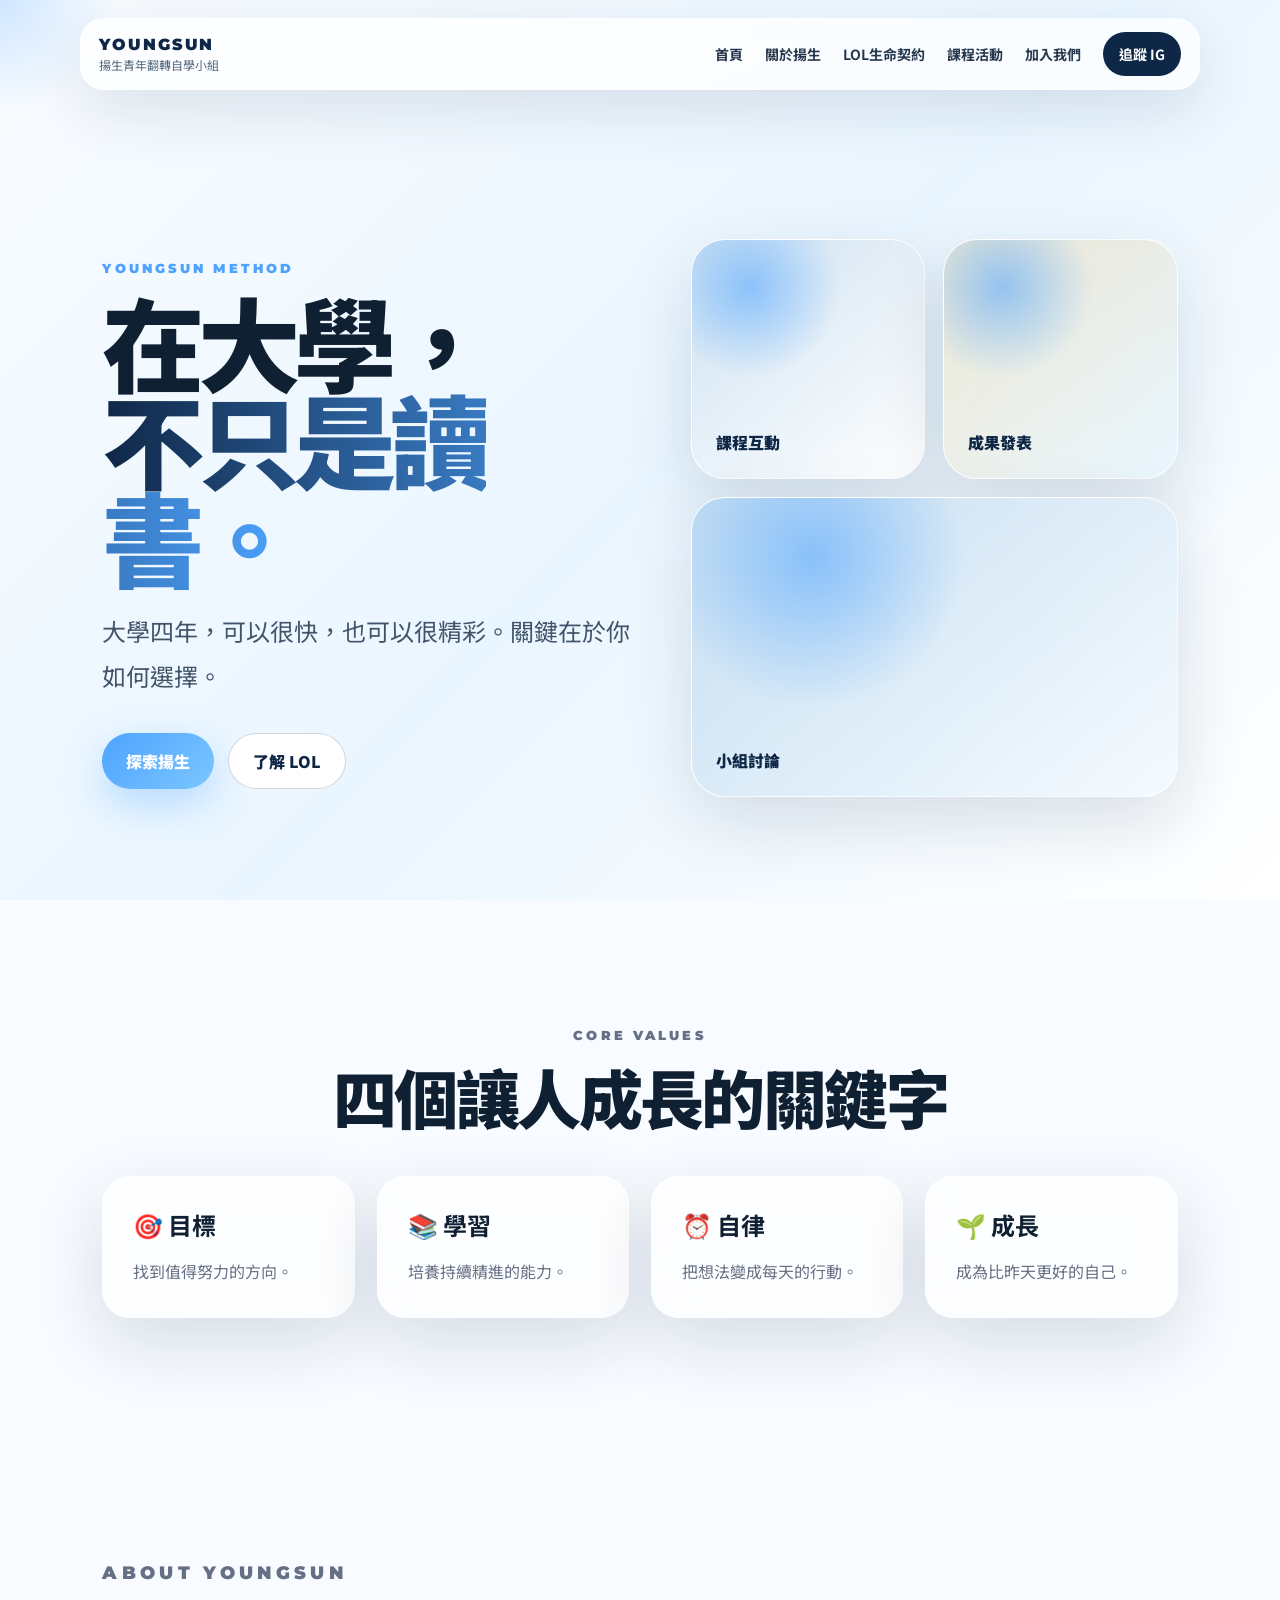
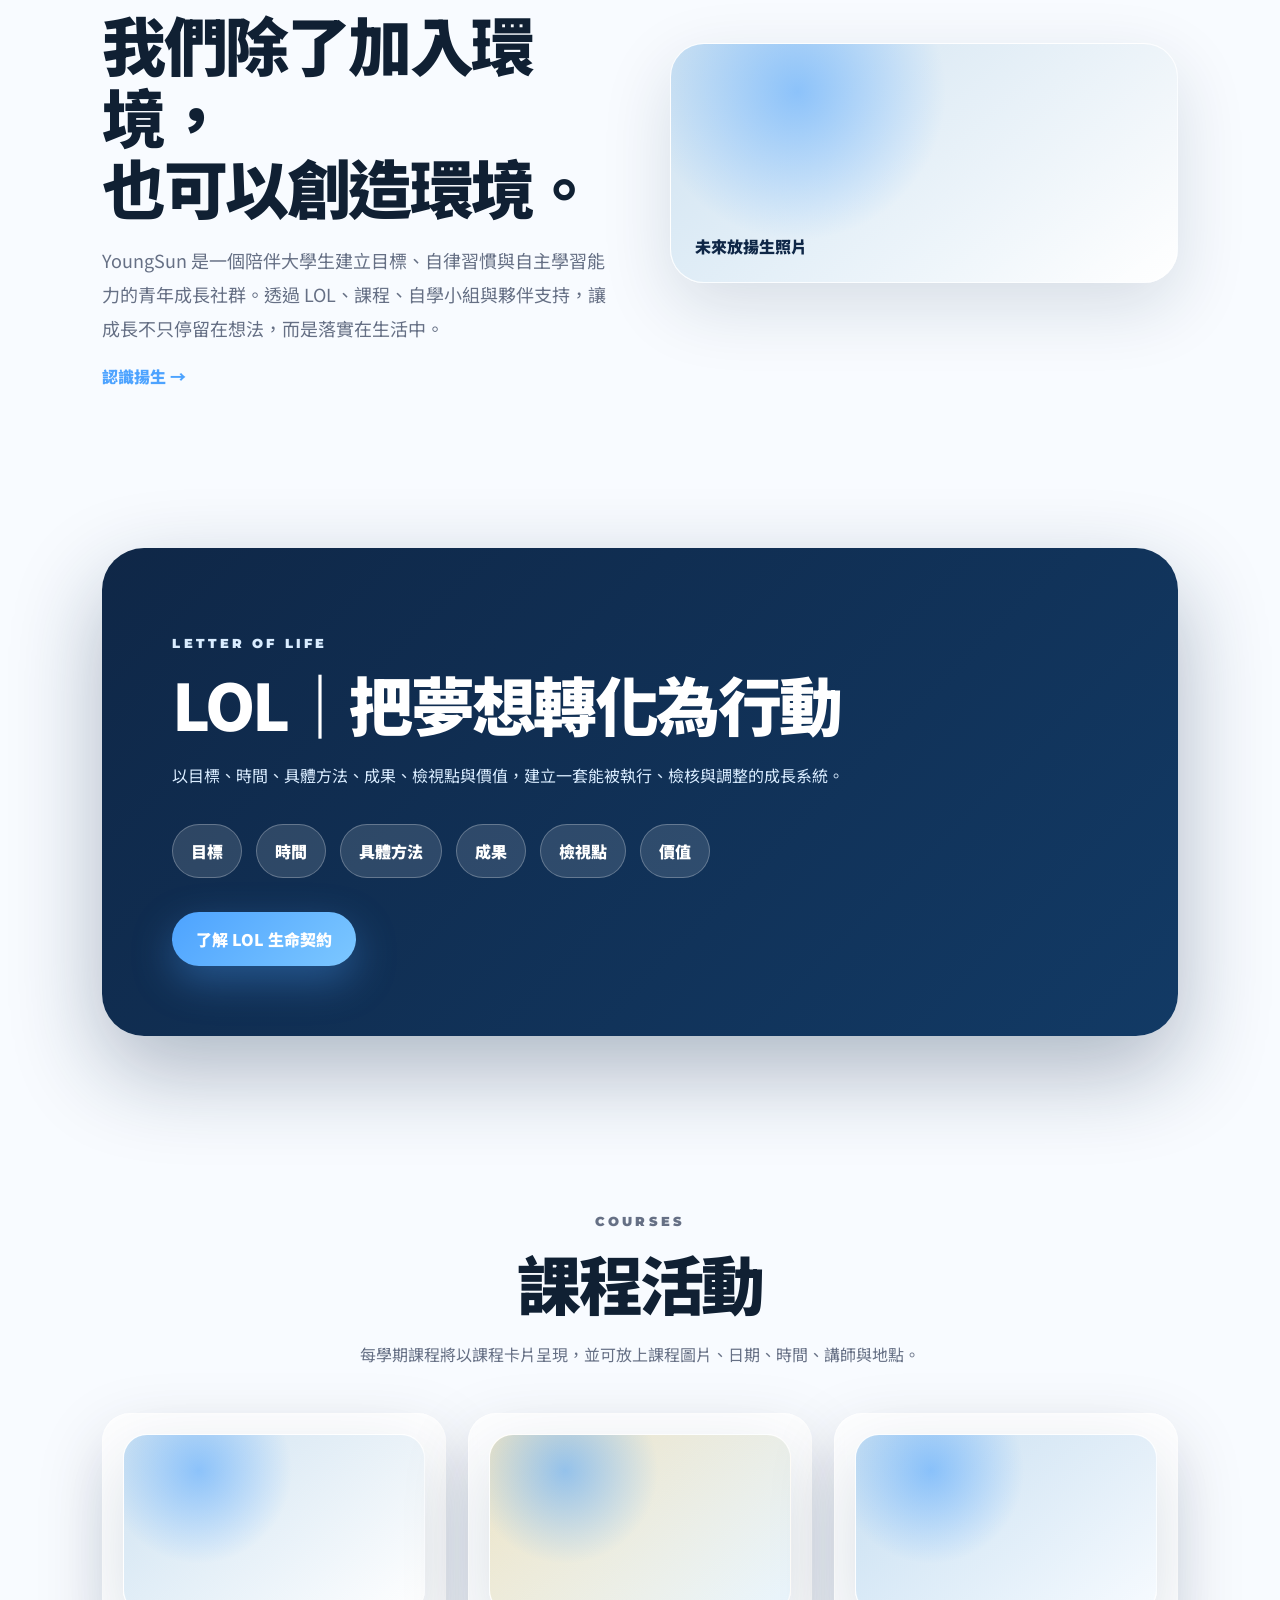
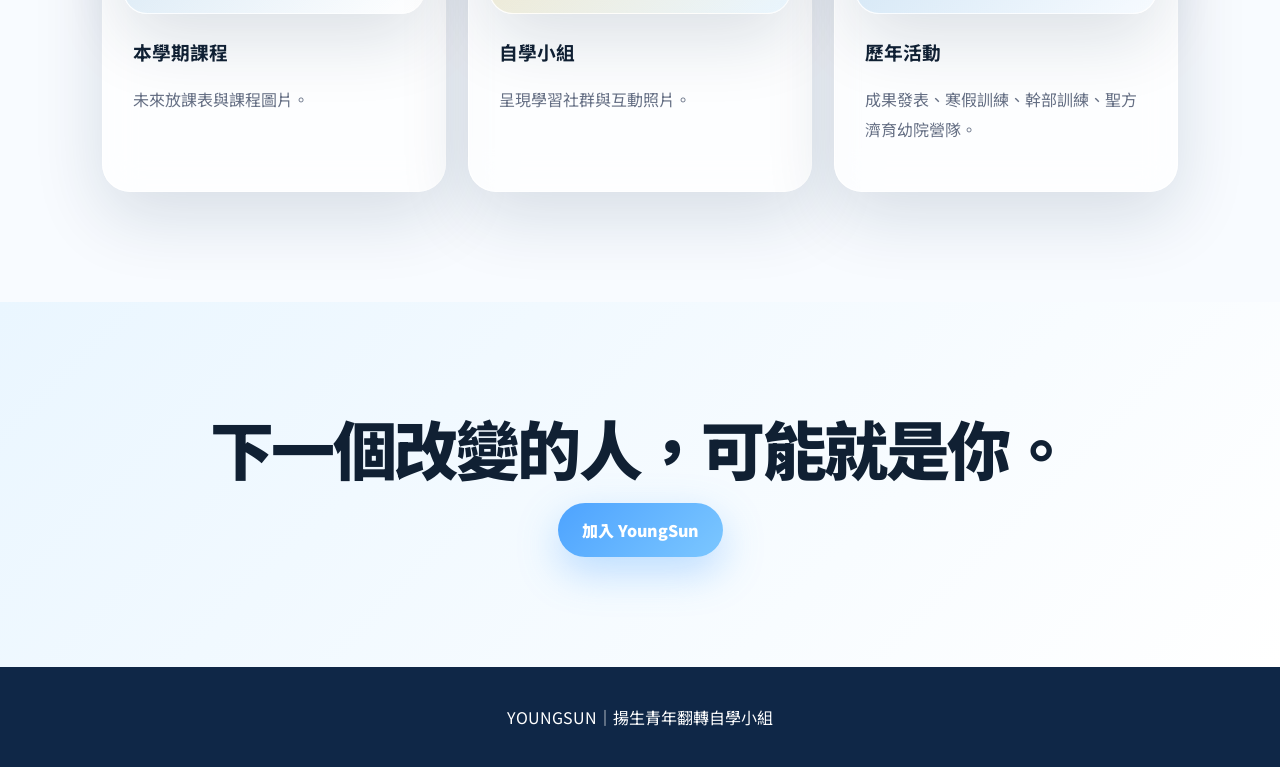
<file: index.html>
<!doctype html>
<html lang="zh-Hant">
<head>
  <meta charset="utf-8">
  <meta name="viewport" content="width=device-width, initial-scale=1">
  <title>YoungSun｜揚生青年翻轉自學小組</title>
  <link rel="preconnect" href="https://fonts.googleapis.com">
  <link rel="preconnect" href="https://fonts.gstatic.com" crossorigin>
  <link href="https://fonts.googleapis.com/css2?family=Montserrat:wght@600;700;800;900&family=Noto+Sans+TC:wght@400;500;700;900&display=swap" rel="stylesheet">
  <link rel="stylesheet" href="style.css">
</head>
<body>
  <div class="cursor-glow"></div>
  <nav class="navbar">
    <a class="brand" href="index.html"><span>YOUNGSUN</span><small>揚生青年翻轉自學小組</small></a>
    <button class="menu-toggle" aria-label="開啟選單">☰</button>
    <div class="nav-links">
      <a class="active" href="index.html">首頁</a>
      <a href="about.html">關於揚生</a>
      <a href="lol.html">LOL生命契約</a>
      <a href="courses.html">課程活動</a>
      <a href="join.html">加入我們</a>
      <a class="nav-cta" href="join.html#instagram">追蹤 IG</a>
    </div>
  </nav>

  <main>
    <section class="hero home-hero">
      <div class="hero-bg orb-one"></div><div class="hero-bg orb-two"></div>
      <div class="hero-content reveal">
        <p class="eyebrow">YOUNGSUN METHOD</p>
        <h1>在大學，<br><span class="gradient-text">不只是讀書。</span></h1>
        <p class="hero-sub">大學四年，可以很快，也可以很精彩。關鍵在於你如何選擇。</p>
        <div class="hero-actions">
          <a class="btn primary" href="about.html">探索揚生</a>
          <a class="btn ghost" href="lol.html">了解 LOL</a>
        </div>
      </div>
      <div class="mosaic reveal delay">
        <div class="photo-card photo-a"><span>課程互動</span></div>
        <div class="photo-card photo-b"><span>成果發表</span></div>
        <div class="photo-card photo-c"><span>小組討論</span></div>
      </div>
    </section>

    <section class="section values">
      <div class="section-head reveal"><p class="eyebrow">CORE VALUES</p><h2>四個讓人成長的關鍵字</h2></div>
      <div class="grid four">
        <article class="glass-card reveal"><b>🎯 目標</b><span>找到值得努力的方向。</span></article>
        <article class="glass-card reveal"><b>📚 學習</b><span>培養持續精進的能力。</span></article>
        <article class="glass-card reveal"><b>⏰ 自律</b><span>把想法變成每天的行動。</span></article>
        <article class="glass-card reveal"><b>🌱 成長</b><span>成為比昨天更好的自己。</span></article>
      </div>
    </section>

    <section class="section split">
      <div class="split-text reveal">
        <p class="eyebrow">ABOUT YOUNGSUN</p>
        <h2>我們除了加入環境，<br>也可以創造環境。</h2>
        <p>YoungSun 是一個陪伴大學生建立目標、自律習慣與自主學習能力的青年成長社群。透過 LOL、課程、自學小組與夥伴支持，讓成長不只停留在想法，而是落實在生活中。</p>
        <a class="text-link" href="about.html">認識揚生 →</a>
      </div>
      <div class="image-panel reveal delay"><span>未來放揚生照片</span></div>
    </section>

    <section class="section dark-card reveal">
      <p class="eyebrow">LETTER OF LIFE</p>
      <h2>LOL｜把夢想轉化為行動</h2>
      <p>以目標、時間、具體方法、成果、檢視點與價值，建立一套能被執行、檢核與調整的成長系統。</p>
      <div class="mini-hex">
        <span>目標</span><span>時間</span><span>具體方法</span><span>成果</span><span>檢視點</span><span>價值</span>
      </div>
      <a class="btn primary" href="lol.html">了解 LOL 生命契約</a>
    </section>

    <section class="section course-preview">
      <div class="section-head reveal"><p class="eyebrow">COURSES</p><h2>課程活動</h2><p>每學期課程將以課程卡片呈現，並可放上課程圖片、日期、時間、講師與地點。</p></div>
      <div class="grid three">
        <article class="course-card reveal"><div class="course-img"></div><h3>本學期課程</h3><p>未來放課表與課程圖片。</p></article>
        <article class="course-card reveal"><div class="course-img img2"></div><h3>自學小組</h3><p>呈現學習社群與互動照片。</p></article>
        <article class="course-card reveal"><div class="course-img img3"></div><h3>歷年活動</h3><p>成果發表、寒假訓練、幹部訓練、聖方濟育幼院營隊。</p></article>
      </div>
    </section>

    <section class="cta reveal">
      <h2>下一個改變的人，可能就是你。</h2>
      <a class="btn primary" href="join.html">加入 YoungSun</a>
    </section>
  </main>

  <footer>YOUNGSUN｜揚生青年翻轉自學小組</footer>
  <script src="script.js"></script>
</body>
</html>
</file>
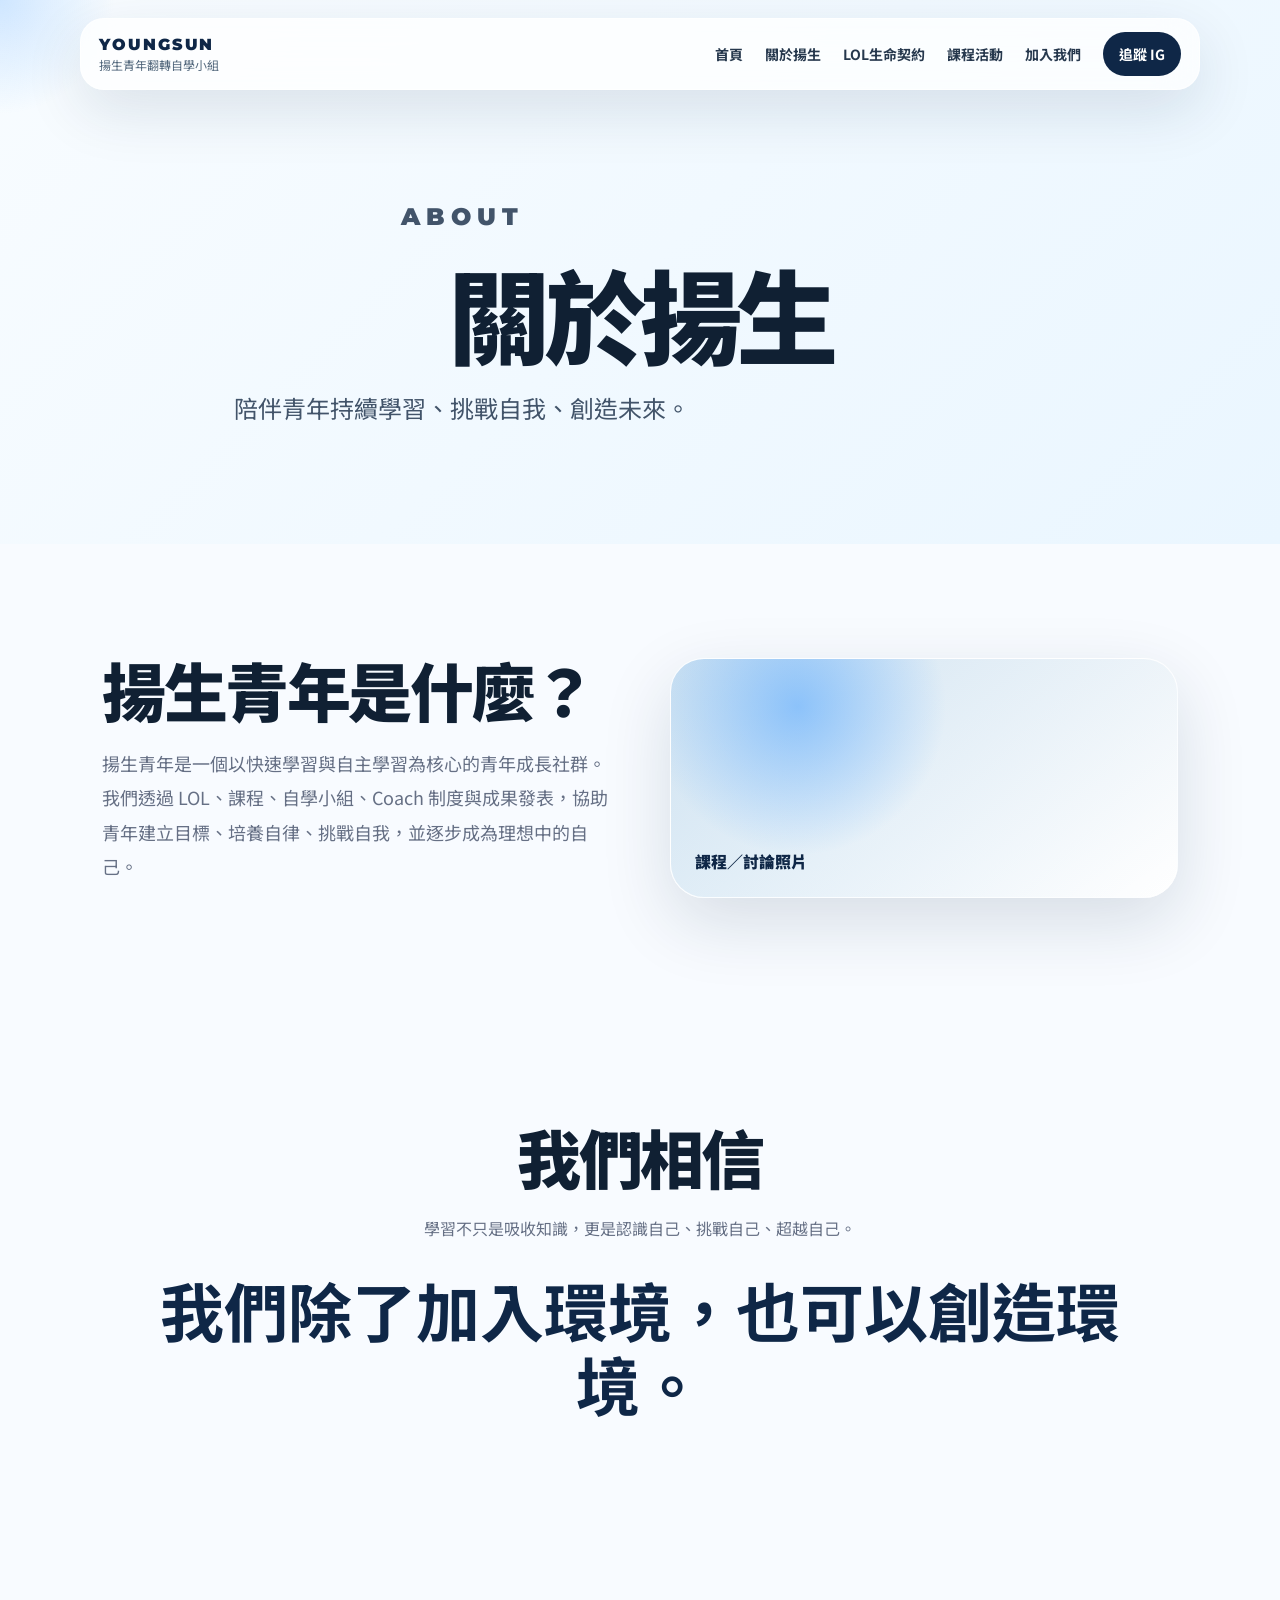
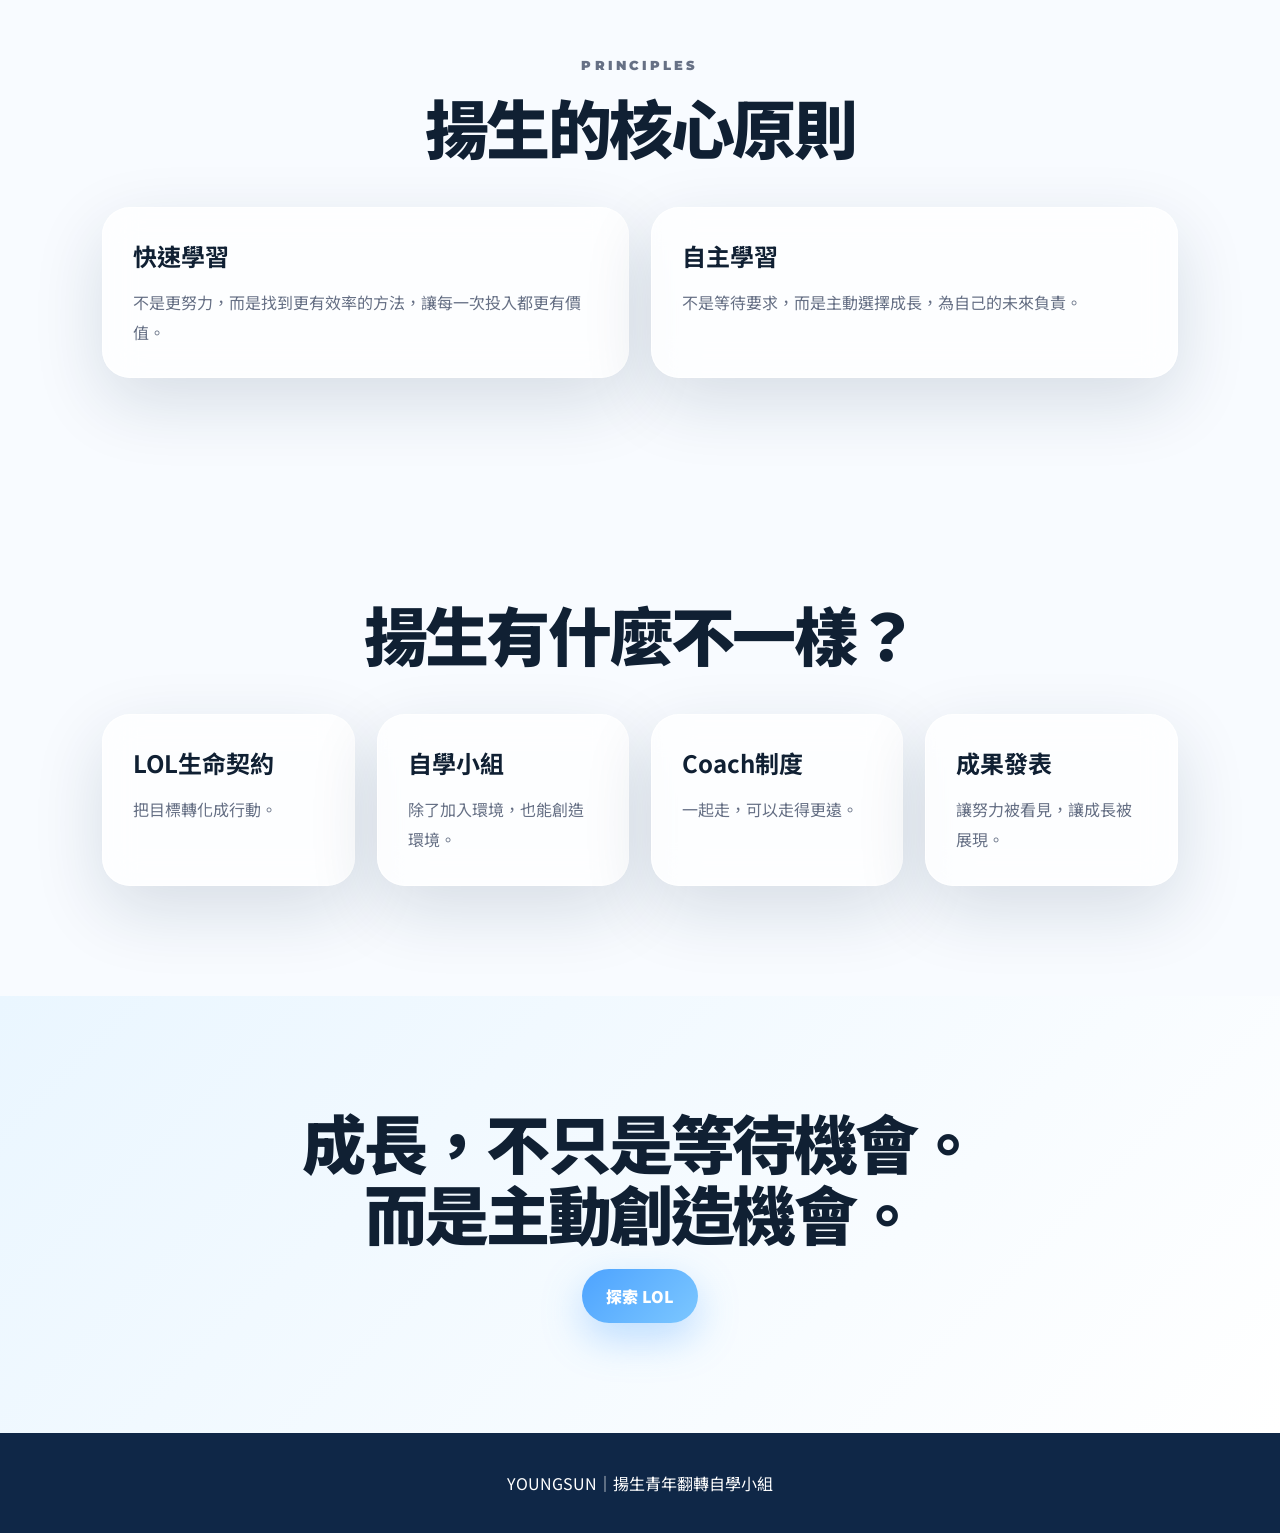
<file: about.html>
<!doctype html>
<html lang="zh-Hant">
<head>
  <meta charset="utf-8"><meta name="viewport" content="width=device-width, initial-scale=1">
  <title>關於揚生｜YoungSun</title>
  <link rel="preconnect" href="https://fonts.googleapis.com"><link rel="preconnect" href="https://fonts.gstatic.com" crossorigin>
  <link href="https://fonts.googleapis.com/css2?family=Montserrat:wght@600;700;800;900&family=Noto+Sans+TC:wght@400;500;700;900&display=swap" rel="stylesheet"><link rel="stylesheet" href="style.css">
</head>
<body><div class="cursor-glow"></div>
<nav class="navbar"><a class="brand" href="index.html"><span>YOUNGSUN</span><small>揚生青年翻轉自學小組</small></a><button class="menu-toggle">☰</button><div class="nav-links"><a href="index.html">首頁</a><a class="active" href="about.html">關於揚生</a><a href="lol.html">LOL生命契約</a><a href="courses.html">課程活動</a><a href="join.html">加入我們</a><a class="nav-cta" href="join.html#instagram">追蹤 IG</a></div></nav>
<main>
<section class="page-hero"><p class="eyebrow">ABOUT</p><h1>關於揚生</h1><p>陪伴青年持續學習、挑戰自我、創造未來。</p></section>
<section class="section split"><div class="split-text reveal"><h2>揚生青年是什麼？</h2><p>揚生青年是一個以快速學習與自主學習為核心的青年成長社群。我們透過 LOL、課程、自學小組、Coach 制度與成果發表，協助青年建立目標、培養自律、挑戰自我，並逐步成為理想中的自己。</p></div><div class="image-panel reveal"><span>課程／討論照片</span></div></section>
<section class="section mantra reveal"><h2>我們相信</h2><p>學習不只是吸收知識，更是認識自己、挑戰自己、超越自己。</p><strong>我們除了加入環境，也可以創造環境。</strong></section>
<section class="section"><div class="section-head reveal"><p class="eyebrow">PRINCIPLES</p><h2>揚生的核心原則</h2></div><div class="grid two"><article class="glass-card reveal"><b>快速學習</b><span>不是更努力，而是找到更有效率的方法，讓每一次投入都更有價值。</span></article><article class="glass-card reveal"><b>自主學習</b><span>不是等待要求，而是主動選擇成長，為自己的未來負責。</span></article></div></section>
<section class="section"><div class="section-head reveal"><h2>揚生有什麼不一樣？</h2></div><div class="grid four"><article class="glass-card reveal"><b>LOL生命契約</b><span>把目標轉化成行動。</span></article><article class="glass-card reveal"><b>自學小組</b><span>除了加入環境，也能創造環境。</span></article><article class="glass-card reveal"><b>Coach制度</b><span>一起走，可以走得更遠。</span></article><article class="glass-card reveal"><b>成果發表</b><span>讓努力被看見，讓成長被展現。</span></article></div></section>
<section class="cta reveal"><h2>成長，不只是等待機會。<br>而是主動創造機會。</h2><a class="btn primary" href="lol.html">探索 LOL</a></section>
</main><footer>YOUNGSUN｜揚生青年翻轉自學小組</footer><script src="script.js"></script></body></html>
</file>
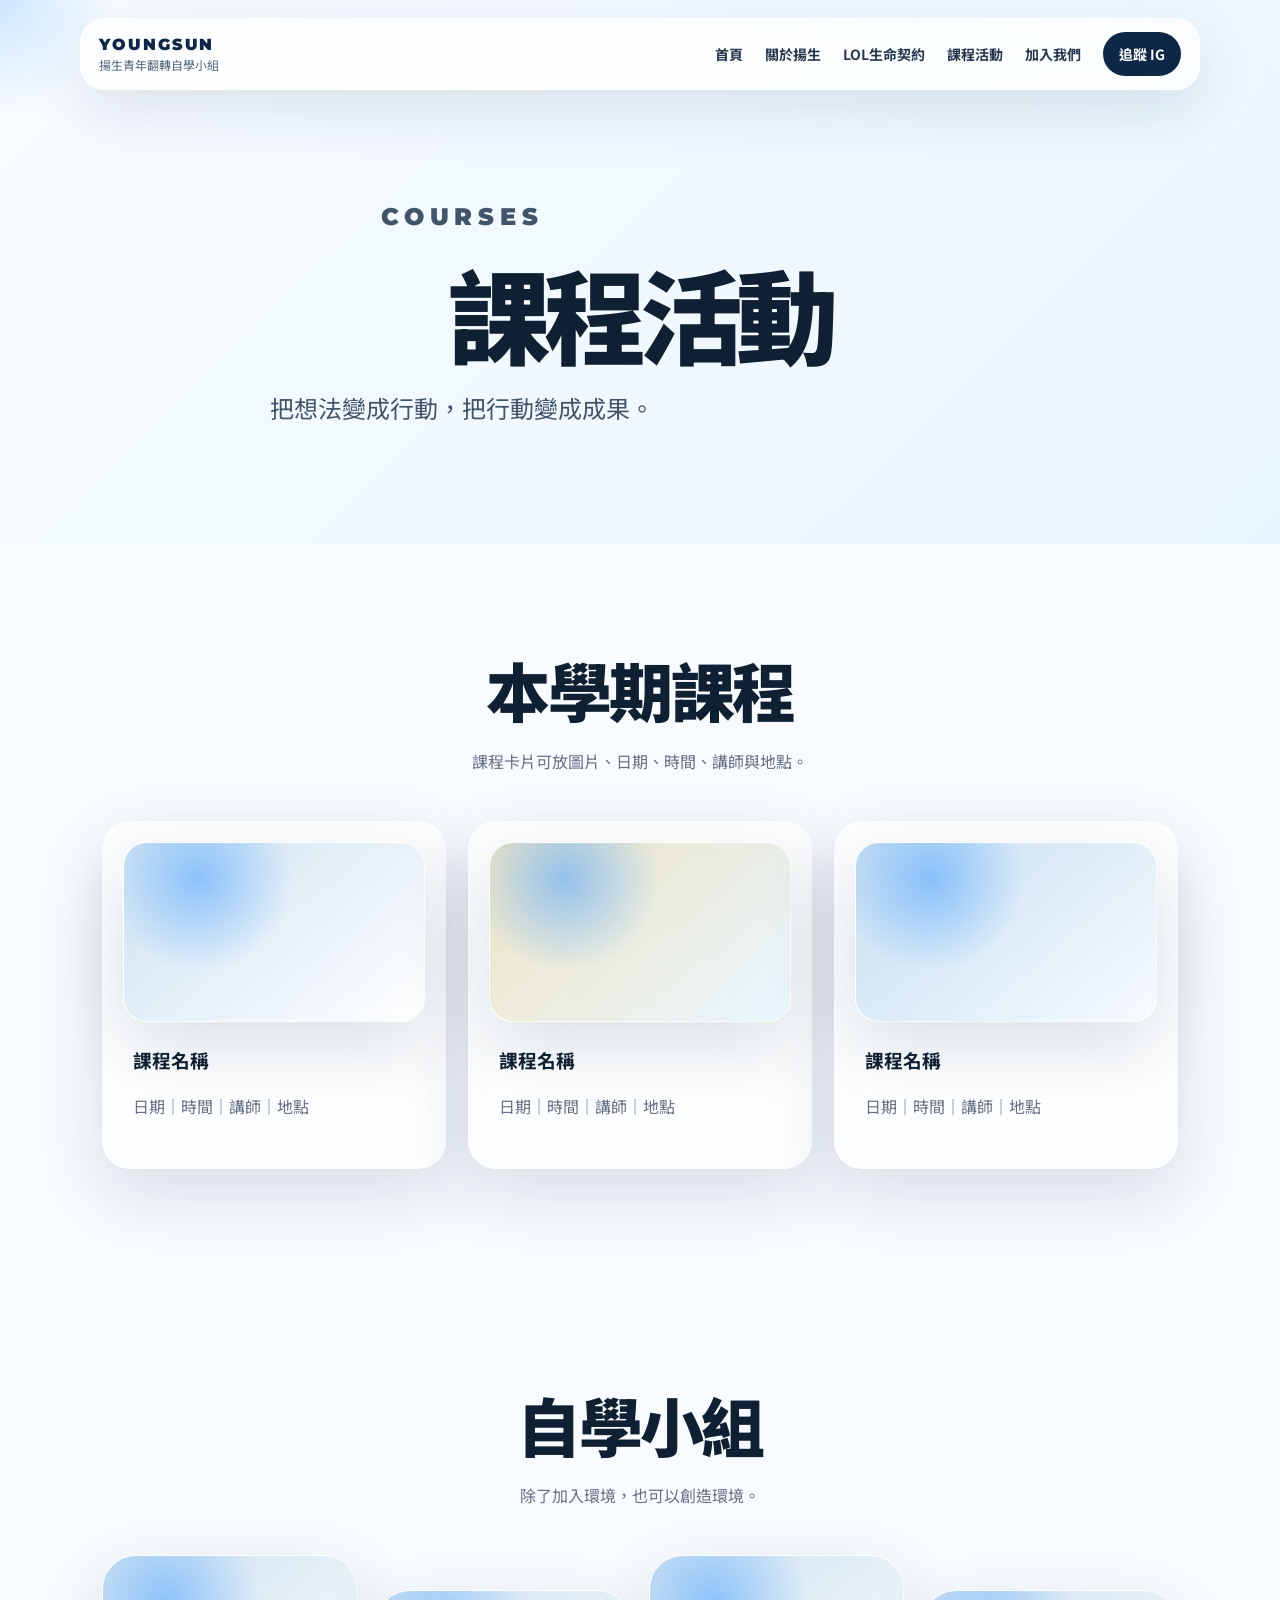
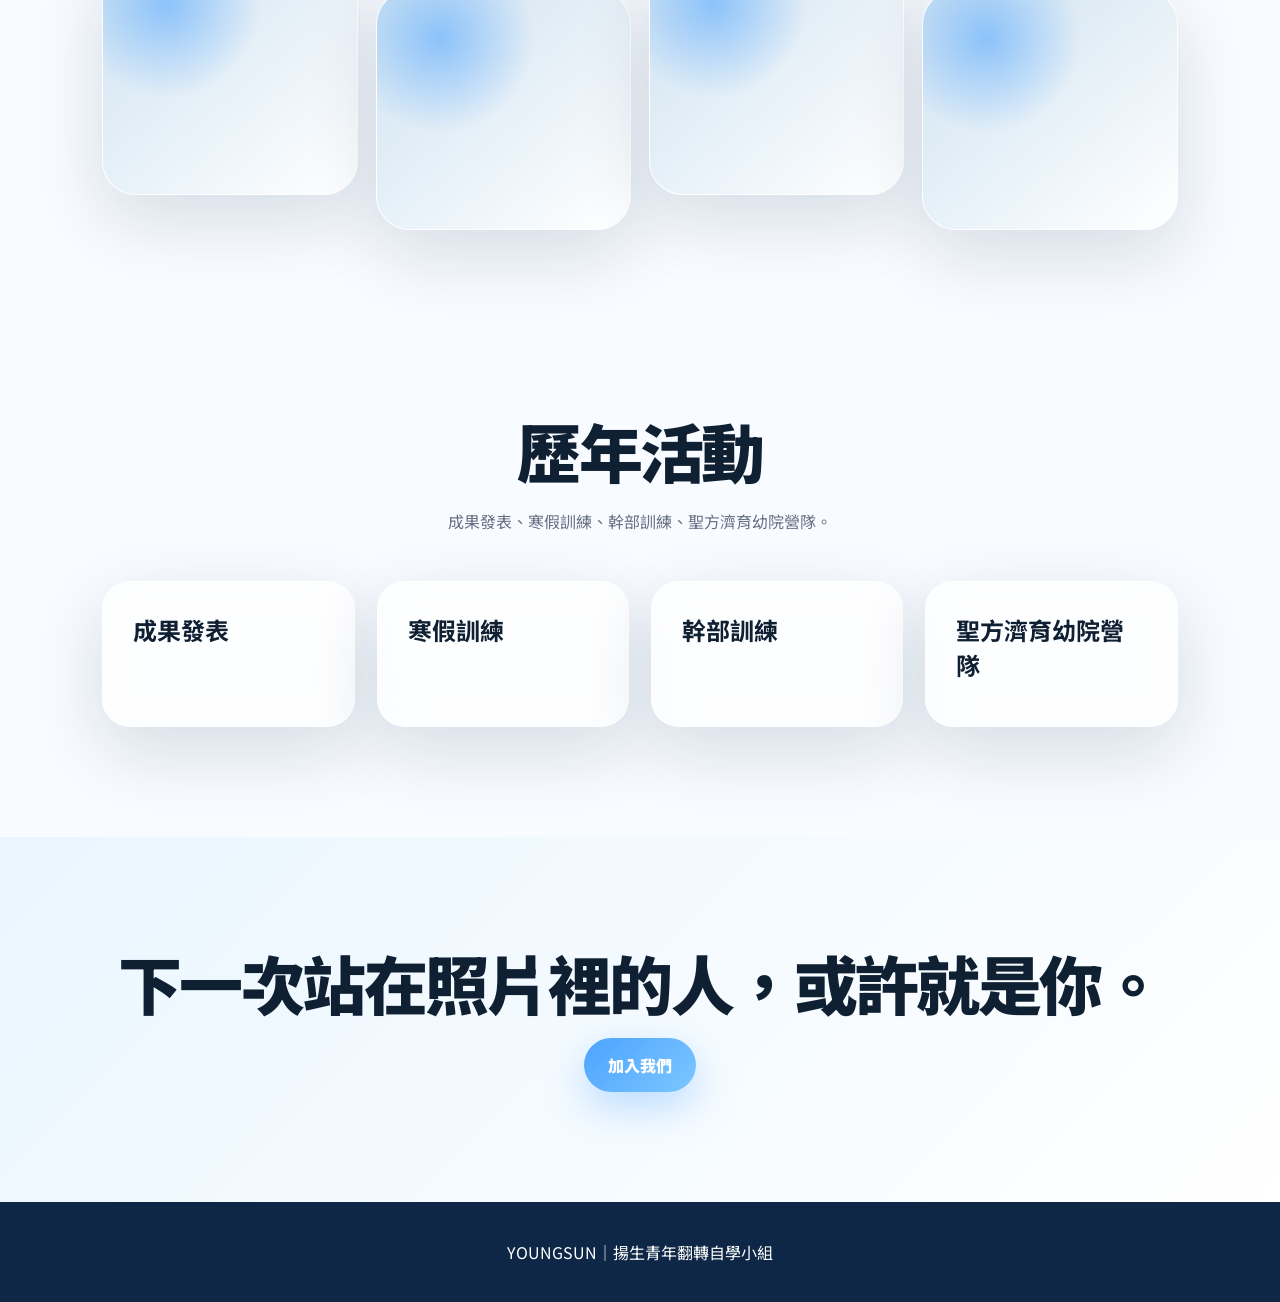
<file: courses.html>
<!doctype html><html lang="zh-Hant"><head><meta charset="utf-8"><meta name="viewport" content="width=device-width, initial-scale=1"><title>課程活動｜YoungSun</title><link rel="preconnect" href="https://fonts.googleapis.com"><link rel="preconnect" href="https://fonts.gstatic.com" crossorigin><link href="https://fonts.googleapis.com/css2?family=Montserrat:wght@600;700;800;900&family=Noto+Sans+TC:wght@400;500;700;900&display=swap" rel="stylesheet"><link rel="stylesheet" href="style.css"></head><body><div class="cursor-glow"></div><nav class="navbar"><a class="brand" href="index.html"><span>YOUNGSUN</span><small>揚生青年翻轉自學小組</small></a><button class="menu-toggle">☰</button><div class="nav-links"><a href="index.html">首頁</a><a href="about.html">關於揚生</a><a href="lol.html">LOL生命契約</a><a class="active" href="courses.html">課程活動</a><a href="join.html">加入我們</a><a class="nav-cta" href="join.html#instagram">追蹤 IG</a></div></nav><main>
<section class="page-hero"><p class="eyebrow">COURSES</p><h1>課程活動</h1><p>把想法變成行動，把行動變成成果。</p></section>
<section class="section"><div class="section-head reveal"><h2>本學期課程</h2><p>課程卡片可放圖片、日期、時間、講師與地點。</p></div><div class="grid three"><article class="course-card reveal"><div class="course-img"></div><h3>課程名稱</h3><p>日期｜時間｜講師｜地點</p></article><article class="course-card reveal"><div class="course-img img2"></div><h3>課程名稱</h3><p>日期｜時間｜講師｜地點</p></article><article class="course-card reveal"><div class="course-img img3"></div><h3>課程名稱</h3><p>日期｜時間｜講師｜地點</p></article></div></section>
<section class="section"><div class="section-head reveal"><h2>自學小組</h2><p>除了加入環境，也可以創造環境。</p></div><div class="photo-wall"><div></div><div></div><div></div><div></div></div></section>
<section class="section"><div class="section-head reveal"><h2>歷年活動</h2><p>成果發表、寒假訓練、幹部訓練、聖方濟育幼院營隊。</p></div><div class="grid four"><article class="glass-card reveal"><b>成果發表</b></article><article class="glass-card reveal"><b>寒假訓練</b></article><article class="glass-card reveal"><b>幹部訓練</b></article><article class="glass-card reveal"><b>聖方濟育幼院營隊</b></article></div></section>
<section class="cta reveal"><h2>下一次站在照片裡的人，或許就是你。</h2><a class="btn primary" href="join.html">加入我們</a></section>
</main><footer>YOUNGSUN｜揚生青年翻轉自學小組</footer><script src="script.js"></script></body></html>
</file>
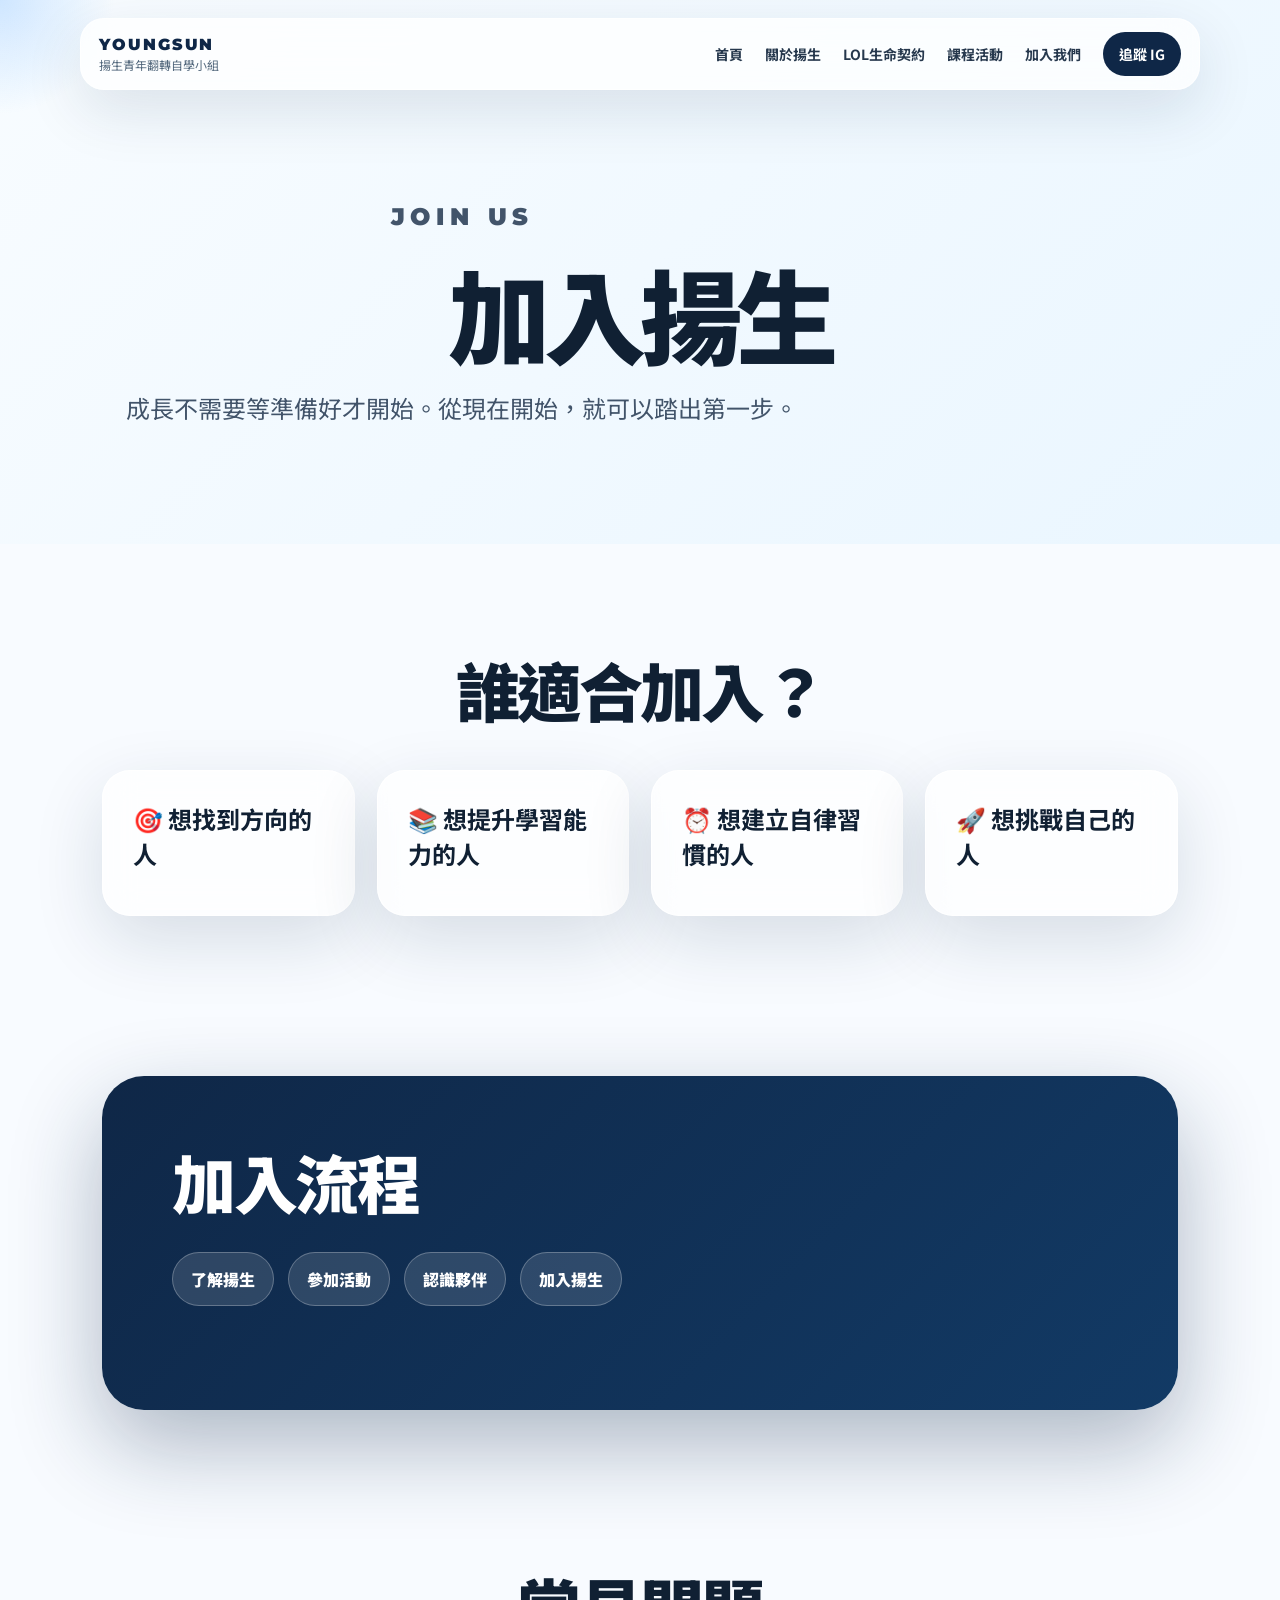
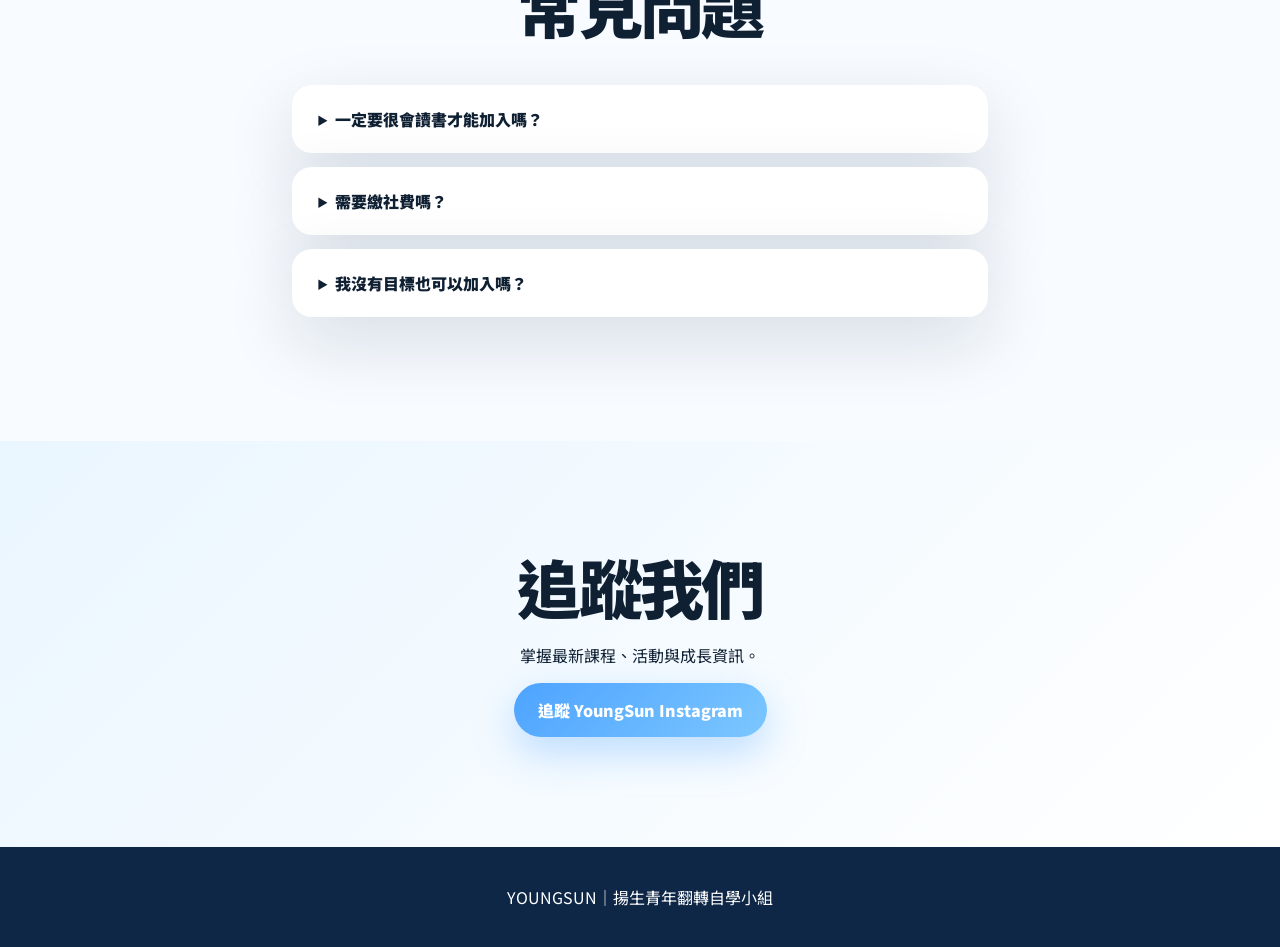
<file: join.html>
<!doctype html><html lang="zh-Hant"><head><meta charset="utf-8"><meta name="viewport" content="width=device-width, initial-scale=1"><title>加入我們｜YoungSun</title><link rel="preconnect" href="https://fonts.googleapis.com"><link rel="preconnect" href="https://fonts.gstatic.com" crossorigin><link href="https://fonts.googleapis.com/css2?family=Montserrat:wght@600;700;800;900&family=Noto+Sans+TC:wght@400;500;700;900&display=swap" rel="stylesheet"><link rel="stylesheet" href="style.css"></head><body><div class="cursor-glow"></div><nav class="navbar"><a class="brand" href="index.html"><span>YOUNGSUN</span><small>揚生青年翻轉自學小組</small></a><button class="menu-toggle">☰</button><div class="nav-links"><a href="index.html">首頁</a><a href="about.html">關於揚生</a><a href="lol.html">LOL生命契約</a><a href="courses.html">課程活動</a><a class="active" href="join.html">加入我們</a><a class="nav-cta" href="#instagram">追蹤 IG</a></div></nav><main>
<section class="page-hero"><p class="eyebrow">JOIN US</p><h1>加入揚生</h1><p>成長不需要等準備好才開始。從現在開始，就可以踏出第一步。</p></section>
<section class="section"><div class="section-head reveal"><h2>誰適合加入？</h2></div><div class="grid four"><article class="glass-card reveal"><b>🎯 想找到方向的人</b></article><article class="glass-card reveal"><b>📚 想提升學習能力的人</b></article><article class="glass-card reveal"><b>⏰ 想建立自律習慣的人</b></article><article class="glass-card reveal"><b>🚀 想挑戰自己的人</b></article></div></section>
<section class="section dark-card reveal"><h2>加入流程</h2><div class="process"><span>了解揚生</span><span>參加活動</span><span>認識夥伴</span><span>加入揚生</span></div></section>
<section class="section faq"><div class="section-head reveal"><h2>常見問題</h2></div><details><summary>一定要很會讀書才能加入嗎？</summary><p>不用。揚生重視的是願意成長與行動。</p></details><details><summary>需要繳社費嗎？</summary><p>不用。</p></details><details><summary>我沒有目標也可以加入嗎？</summary><p>可以。找到方向本來就是成長的一部分。</p></details></section>
<section id="instagram" class="cta reveal"><h2>追蹤我們</h2><p>掌握最新課程、活動與成長資訊。</p><a class="btn primary" href="https://www.instagram.com/" target="_blank">追蹤 YoungSun Instagram</a></section>
</main><footer>YOUNGSUN｜揚生青年翻轉自學小組</footer><script src="script.js"></script></body></html>
</file>
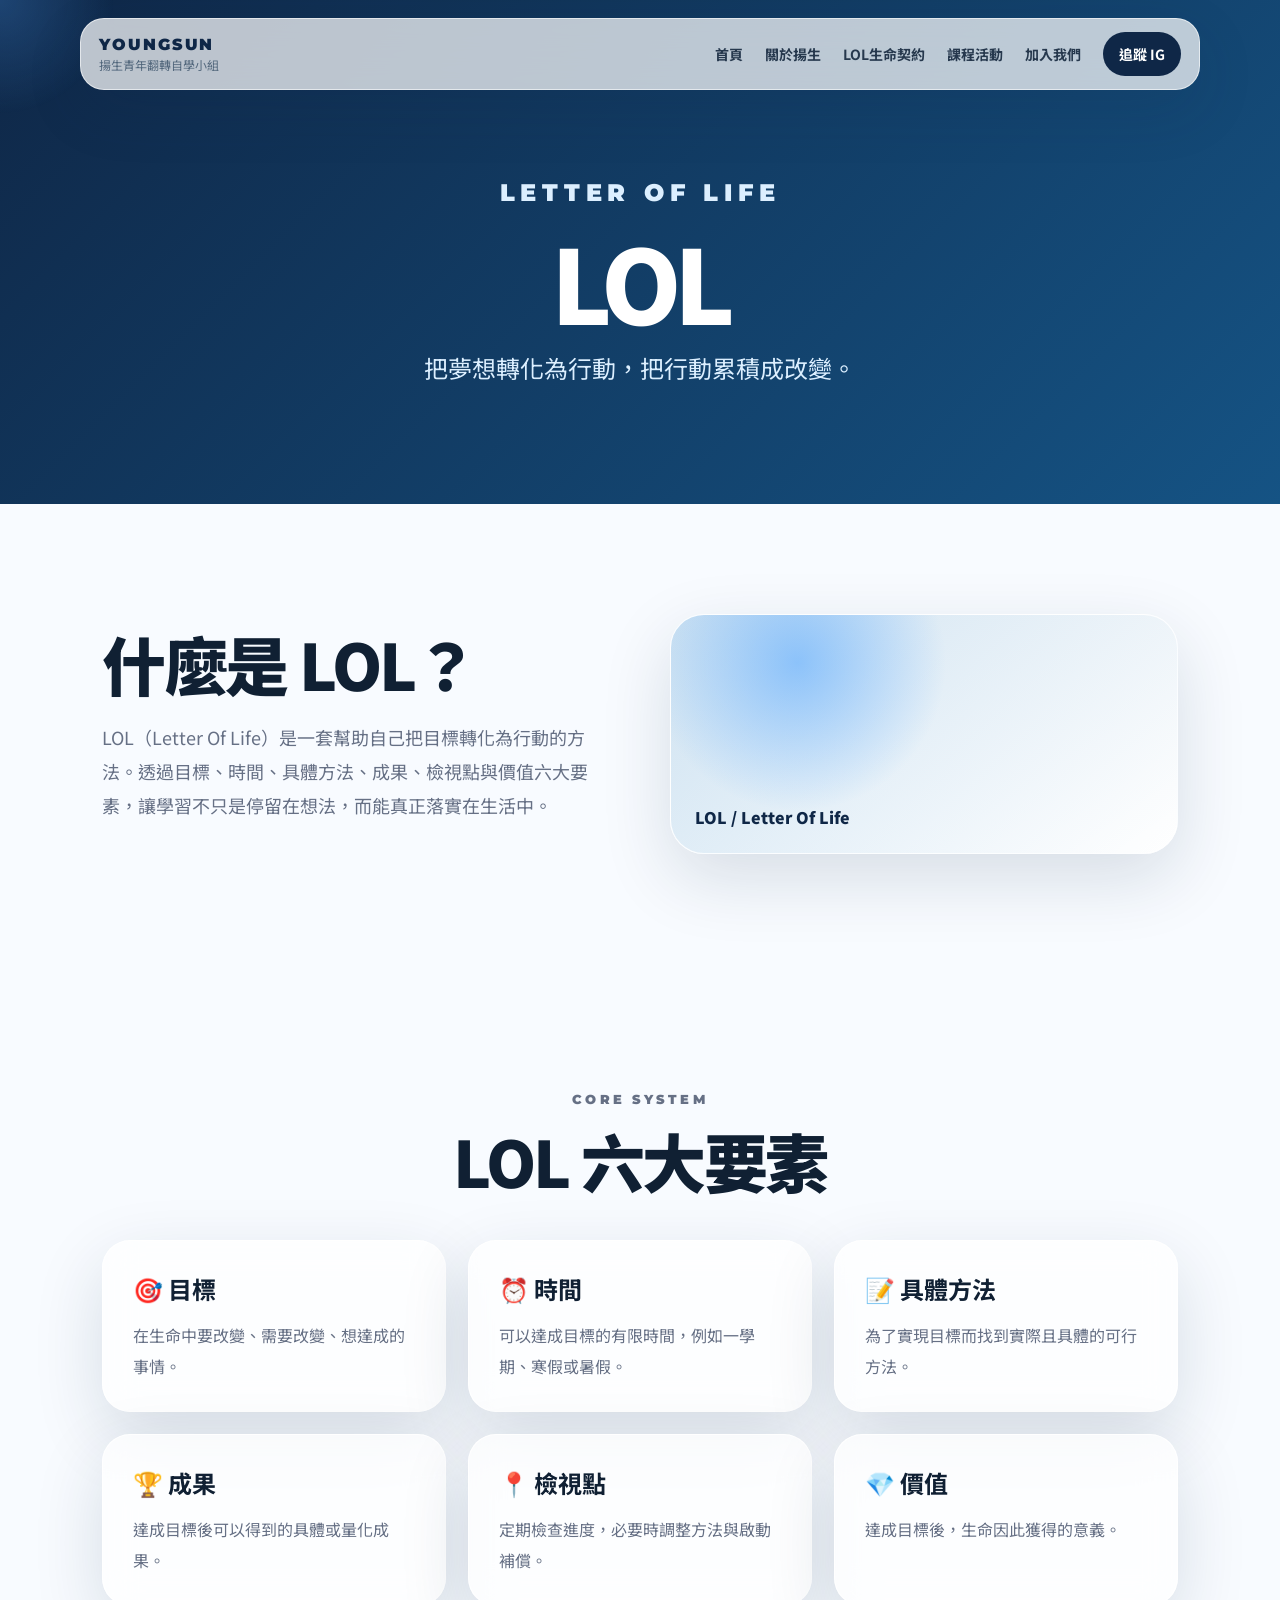
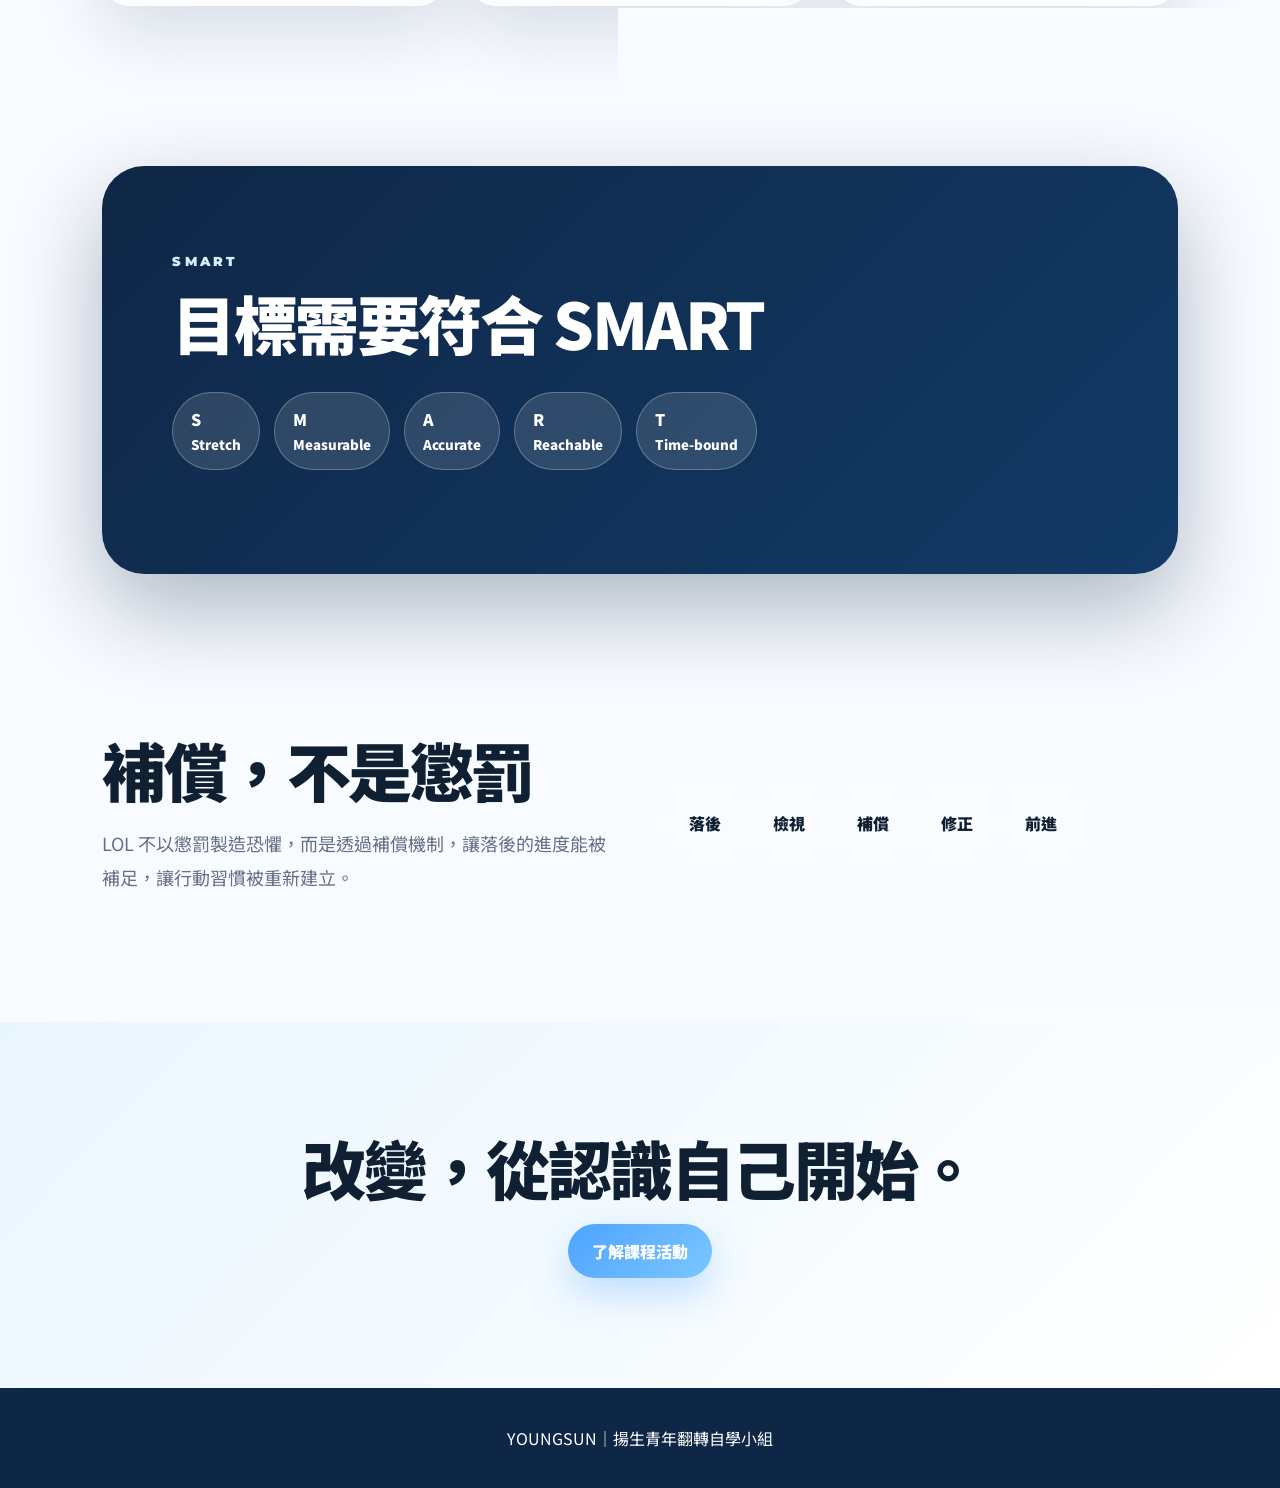
<file: lol.html>
<!doctype html><html lang="zh-Hant"><head><meta charset="utf-8"><meta name="viewport" content="width=device-width, initial-scale=1"><title>LOL生命契約｜YoungSun</title><link rel="preconnect" href="https://fonts.googleapis.com"><link rel="preconnect" href="https://fonts.gstatic.com" crossorigin><link href="https://fonts.googleapis.com/css2?family=Montserrat:wght@600;700;800;900&family=Noto+Sans+TC:wght@400;500;700;900&display=swap" rel="stylesheet"><link rel="stylesheet" href="style.css"></head><body><div class="cursor-glow"></div><nav class="navbar"><a class="brand" href="index.html"><span>YOUNGSUN</span><small>揚生青年翻轉自學小組</small></a><button class="menu-toggle">☰</button><div class="nav-links"><a href="index.html">首頁</a><a href="about.html">關於揚生</a><a class="active" href="lol.html">LOL生命契約</a><a href="courses.html">課程活動</a><a href="join.html">加入我們</a><a class="nav-cta" href="join.html#instagram">追蹤 IG</a></div></nav><main>
<section class="page-hero lol-hero"><p class="eyebrow">LETTER OF LIFE</p><h1>LOL</h1><p>把夢想轉化為行動，把行動累積成改變。</p></section>
<section class="section split"><div class="split-text reveal"><h2>什麼是 LOL？</h2><p>LOL（Letter Of Life）是一套幫助自己把目標轉化為行動的方法。透過目標、時間、具體方法、成果、檢視點與價值六大要素，讓學習不只是停留在想法，而能真正落實在生活中。</p></div><div class="image-panel reveal"><span>LOL / Letter Of Life</span></div></section>
<section class="section"><div class="section-head reveal"><p class="eyebrow">CORE SYSTEM</p><h2>LOL 六大要素</h2></div><div class="lol-grid">
<article class="glass-card reveal"><b>🎯 目標</b><span>在生命中要改變、需要改變、想達成的事情。</span></article>
<article class="glass-card reveal"><b>⏰ 時間</b><span>可以達成目標的有限時間，例如一學期、寒假或暑假。</span></article>
<article class="glass-card reveal"><b>📝 具體方法</b><span>為了實現目標而找到實際且具體的可行方法。</span></article>
<article class="glass-card reveal"><b>🏆 成果</b><span>達成目標後可以得到的具體或量化成果。</span></article>
<article class="glass-card reveal"><b>📍 檢視點</b><span>定期檢查進度，必要時調整方法與啟動補償。</span></article>
<article class="glass-card reveal"><b>💎 價值</b><span>達成目標後，生命因此獲得的意義。</span></article>
</div></section>
<section class="section dark-card reveal"><p class="eyebrow">SMART</p><h2>目標需要符合 SMART</h2><div class="smart-row"><span>S<br><small>Stretch</small></span><span>M<br><small>Measurable</small></span><span>A<br><small>Accurate</small></span><span>R<br><small>Reachable</small></span><span>T<br><small>Time-bound</small></span></div></section>
<section class="section split"><div class="split-text reveal"><h2>補償，不是懲罰</h2><p>LOL 不以懲罰製造恐懼，而是透過補償機制，讓落後的進度能被補足，讓行動習慣被重新建立。</p></div><div class="process reveal"><span>落後</span><span>檢視</span><span>補償</span><span>修正</span><span>前進</span></div></section>
<section class="cta reveal"><h2>改變，從認識自己開始。</h2><a class="btn primary" href="courses.html">了解課程活動</a></section>
</main><footer>YOUNGSUN｜揚生青年翻轉自學小組</footer><script src="script.js"></script></body></html>
</file>
<file: style.css>
:root{--sky:#4da3ff;--deep:#0f2747;--navy:#0f172a;--gold:#d8b45a;--bg:#f8fbff;--text:#102033;--muted:#667085;--glass:rgba(255,255,255,.72);--shadow:0 24px 70px rgba(15,39,71,.14)}*{box-sizing:border-box}html{scroll-behavior:smooth}body{margin:0;font-family:'Noto Sans TC',sans-serif;background:var(--bg);color:var(--text);overflow-x:hidden}a{text-decoration:none;color:inherit}.cursor-glow{position:fixed;width:260px;height:260px;border-radius:50%;background:radial-gradient(circle,rgba(77,163,255,.24),transparent 62%);pointer-events:none;z-index:1;transform:translate(-50%,-50%)}.navbar{position:fixed;top:18px;left:50%;transform:translateX(-50%);width:min(1120px,calc(100% - 32px));height:72px;z-index:20;display:flex;align-items:center;justify-content:space-between;padding:0 18px;border:1px solid rgba(255,255,255,.6);background:rgba(255,255,255,.72);backdrop-filter:blur(18px);border-radius:24px;box-shadow:0 20px 60px rgba(15,39,71,.12)}.brand{display:flex;flex-direction:column;line-height:1.05}.brand span{font-family:Montserrat,sans-serif;font-weight:900;letter-spacing:.12em;color:var(--deep);transition:.3s}.brand:hover span{letter-spacing:.18em}.brand small{font-size:12px;color:#52677c;margin-top:5px}.nav-links{display:flex;gap:22px;align-items:center;font-weight:700}.nav-links a{font-size:14px;color:#26384d;position:relative}.nav-links a:not(.nav-cta)::after{content:"";position:absolute;left:0;bottom:-8px;width:0;height:3px;background:var(--sky);border-radius:9px;transition:.25s}.nav-links a:hover::after,.nav-links .active::after{width:100%}.nav-cta{background:var(--deep);color:white!important;padding:12px 16px;border-radius:999px}.menu-toggle{display:none;border:0;background:transparent;font-size:24px}.hero{min-height:100vh;position:relative;display:grid;grid-template-columns:1.05fr .95fr;gap:50px;align-items:center;padding:150px 8vw 90px;background:linear-gradient(135deg,#f9fcff,#eaf6ff 52%,#ffffff);overflow:hidden}.hero h1,.page-hero h1{font-size:clamp(56px,8vw,112px);line-height:.95;margin:16px 0;font-weight:900;letter-spacing:-.06em}.gradient-text{background:linear-gradient(90deg,var(--deep),var(--sky));-webkit-background-clip:text;color:transparent}.hero-sub,.page-hero p{font-size:clamp(18px,2vw,24px);line-height:1.9;color:#42546a;max-width:720px}.eyebrow{font-family:Montserrat,sans-serif;font-weight:900;letter-spacing:.24em;color:var(--sky);font-size:13px}.hero-actions{display:flex;gap:14px;flex-wrap:wrap;margin-top:34px}.btn{display:inline-flex;align-items:center;justify-content:center;padding:15px 24px;border-radius:999px;font-weight:900;transition:.25s}.btn.primary{background:linear-gradient(135deg,var(--sky),#7cc7ff);color:#fff;box-shadow:0 15px 40px rgba(77,163,255,.35)}.btn.ghost{border:1px solid rgba(15,39,71,.18);background:white;color:var(--deep)}.btn:hover{transform:translateY(-4px)}.mosaic{display:grid;grid-template-columns:1fr 1fr;gap:18px;transform:rotate(1deg)}.photo-card,.image-panel,.course-img,.photo-wall div{min-height:240px;border-radius:34px;background:linear-gradient(135deg,#dff2ff,#ffffff);box-shadow:var(--shadow);border:1px solid rgba(255,255,255,.85);display:flex;align-items:end;padding:24px;font-weight:900;color:var(--deep);overflow:hidden;position:relative}.photo-card::before,.image-panel::before,.course-img::before,.photo-wall div::before{content:"";position:absolute;inset:0;background:radial-gradient(circle at 25% 20%,rgba(77,163,255,.55),transparent 35%),linear-gradient(145deg,rgba(15,39,71,.08),transparent)}.photo-card span,.image-panel span{position:relative}.photo-c{grid-column:1/3;min-height:300px}.photo-b{background:linear-gradient(135deg,#fff7df,#e8f6ff)}.photo-c{background:linear-gradient(135deg,#d7eeff,#f5fbff)}.section{padding:110px 8vw}.section-head{text-align:center;max-width:850px;margin:0 auto 44px}.section h2,.cta h2{font-size:clamp(34px,5vw,68px);line-height:1.12;margin:0 0 20px;font-weight:900;letter-spacing:-.04em}.grid{display:grid;gap:22px}.grid.four{grid-template-columns:repeat(4,1fr)}.grid.three{grid-template-columns:repeat(3,1fr)}.grid.two{grid-template-columns:repeat(2,1fr)}.glass-card,.course-card{background:var(--glass);backdrop-filter:blur(18px);border:1px solid rgba(255,255,255,.9);box-shadow:var(--shadow);border-radius:28px;padding:30px;transition:.28s}.glass-card:hover,.course-card:hover{transform:translateY(-10px);box-shadow:0 30px 80px rgba(77,163,255,.2);border-color:rgba(77,163,255,.45)}.glass-card b{display:block;font-size:24px;margin-bottom:14px}.glass-card span,.section p,.course-card p,details p{color:var(--muted);line-height:1.9}.split{display:grid;grid-template-columns:1fr 1fr;gap:60px;align-items:center}.split-text p{font-size:18px}.text-link{font-weight:900;color:var(--sky)}.dark-card{border-radius:42px;margin:50px 8vw;padding:70px;background:linear-gradient(135deg,var(--deep),#123a65);color:white;box-shadow:0 35px 90px rgba(15,39,71,.32)}.dark-card p{color:#d9ecff}.mini-hex,.smart-row,.process{display:flex;gap:14px;flex-wrap:wrap;margin:34px 0}.mini-hex span,.smart-row span,.process span{background:rgba(255,255,255,.13);border:1px solid rgba(255,255,255,.26);padding:14px 18px;border-radius:999px;font-weight:900}.course-img{min-height:180px;margin:-10px -10px 24px;border-radius:24px}.img2{background:linear-gradient(135deg,#fff3d0,#eaf6ff)}.img3{background:linear-gradient(135deg,#d7eeff,#f7fbff)}.cta{text-align:center;padding:110px 8vw;background:linear-gradient(135deg,#eaf6ff,#fff)}footer{text-align:center;padding:38px;background:var(--deep);color:white}.page-hero{min-height:56vh;padding:170px 8vw 90px;background:linear-gradient(135deg,#f8fcff,#eaf6ff);text-align:center}.lol-hero{background:linear-gradient(135deg,var(--deep),#155384);color:white}.lol-hero p{color:#dcefff;margin:auto}.lol-grid{display:grid;grid-template-columns:repeat(3,1fr);gap:22px}.mantra{text-align:center}.mantra strong{display:block;font-size:clamp(36px,5vw,70px);line-height:1.15;color:var(--deep);margin-top:30px}.photo-wall{display:grid;grid-template-columns:repeat(4,1fr);gap:18px}.photo-wall div:nth-child(2),.photo-wall div:nth-child(4){transform:translateY(35px)}.faq{max-width:900px;margin:auto}.faq details{background:white;border-radius:20px;padding:22px 26px;margin:14px 0;box-shadow:var(--shadow)}summary{font-weight:900;cursor:pointer}.reveal{opacity:0;transform:translateY(26px);transition:.8s}.reveal.show{opacity:1;transform:none}.delay{transition-delay:.15s}@media(max-width:900px){.navbar{top:10px;height:auto;min-height:66px}.menu-toggle{display:block}.nav-links{position:absolute;top:76px;right:0;left:0;display:none;flex-direction:column;background:white;border-radius:24px;padding:24px;box-shadow:var(--shadow)}.nav-links.open{display:flex}.hero,.split{grid-template-columns:1fr}.grid.four,.grid.three,.grid.two,.lol-grid,.photo-wall{grid-template-columns:1fr}.hero{padding-top:130px}.photo-wall div:nth-child(2),.photo-wall div:nth-child(4){transform:none}.cursor-glow{display:none}}
</file>
